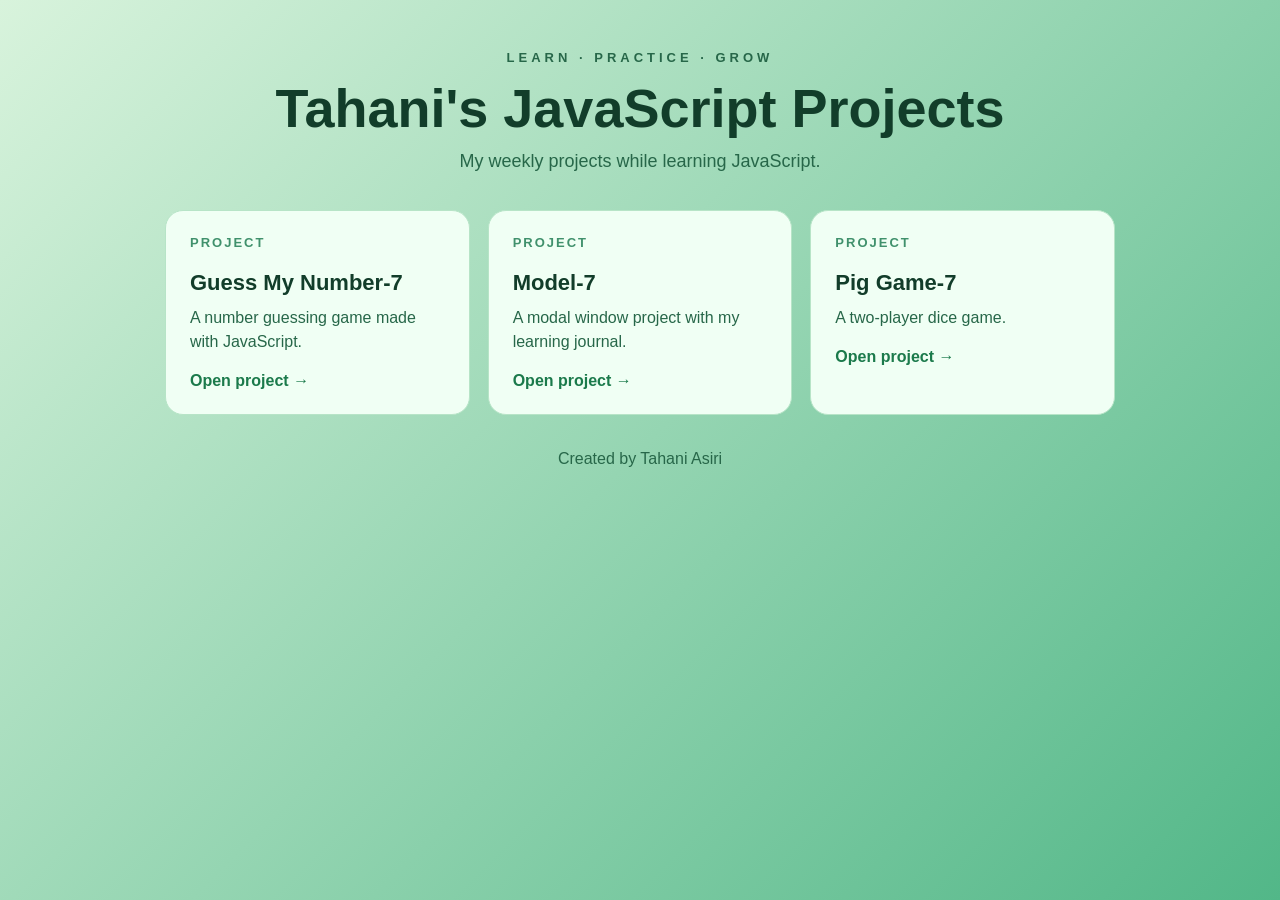
<file: index.html>
<!DOCTYPE html>
<html lang="en">
<head>
  <meta charset="UTF-8">
  <meta name="viewport" content="width=device-width, initial-scale=1.0">
  <title>Tahani's JavaScript Projects</title>

  <style>
    * {
      box-sizing: border-box;
      margin: 0;
      padding: 0;
    }

    body {
      min-height: 100vh;
      padding: 50px 20px;
      font-family: Arial, sans-serif;
      color: #123d2a;
      background: linear-gradient(135deg, #d8f3dc, #95d5b2, #52b788);
    }

    main {
      width: min(950px, 100%);
      margin: 0 auto;
    }

    header {
      margin-bottom: 38px;
      text-align: center;
    }

    .eyebrow {
      margin-bottom: 12px;
      color: #276749;
      font-size: 13px;
      font-weight: bold;
      letter-spacing: 4px;
    }

    h1 {
      margin-bottom: 12px;
      font-size: clamp(32px, 6vw, 54px);
    }

    .intro {
      color: #276749;
      font-size: 18px;
    }

    .projects {
      display: grid;
      grid-template-columns: repeat(auto-fit, minmax(220px, 1fr));
      gap: 18px;
    }

    .card {
      display: block;
      min-height: 190px;
      padding: 24px;
      border: 1px solid #b7e4c7;
      border-radius: 18px;
      background: #f0fff4;
      color: inherit;
      text-decoration: none;
      transition: transform 0.2s, background-color 0.2s;
    }

    .card:hover {
      transform: translateY(-5px);
      background: #e3f7e9;
    }

    .week {
      display: block;
      margin-bottom: 20px;
      color: #40916c;
      font-size: 13px;
      font-weight: bold;
      letter-spacing: 2px;
    }

    h2 {
      margin-bottom: 10px;
      font-size: 22px;
    }

    .description {
      margin-bottom: 18px;
      color: #276749;
      line-height: 1.5;
    }

    .open {
      color: #1b7a4b;
      font-weight: bold;
    }

    footer {
      margin-top: 35px;
      color: #276749;
      text-align: center;
    }
  </style>
</head>

<body>
  <main>
    <header>
      <p class="eyebrow">LEARN · PRACTICE · GROW</p>
      <h1>Tahani's JavaScript Projects</h1>
      <p class="intro">My weekly projects while learning JavaScript.</p>
    </header>

<section class="projects">
 <a class="card" href="Guess%20My%20Number-7/">
    <span class="week">PROJECT</span>
    <h2>Guess My Number-7</h2>
    <p class="description">A number guessing game made with JavaScript.</p>
    <span class="open">Open project →</span>
  </a>

  <a class="card" href="Model-7/">
    <span class="week">PROJECT</span>
    <h2>Model-7</h2>
    <p class="description">A modal window project with my learning journal.</p>
    <span class="open">Open project →</span>
  </a>

  <a class="card" href="Pig%20Game-7/">
    <span class="week">PROJECT</span>
    <h2>Pig Game-7</h2>
    <p class="description">A two-player dice game.</p>
    <span class="open">Open project →</span>
  </a>
</section>

    <footer>Created by Tahani Asiri</footer>
  </main>
</body>
</html>
</file>
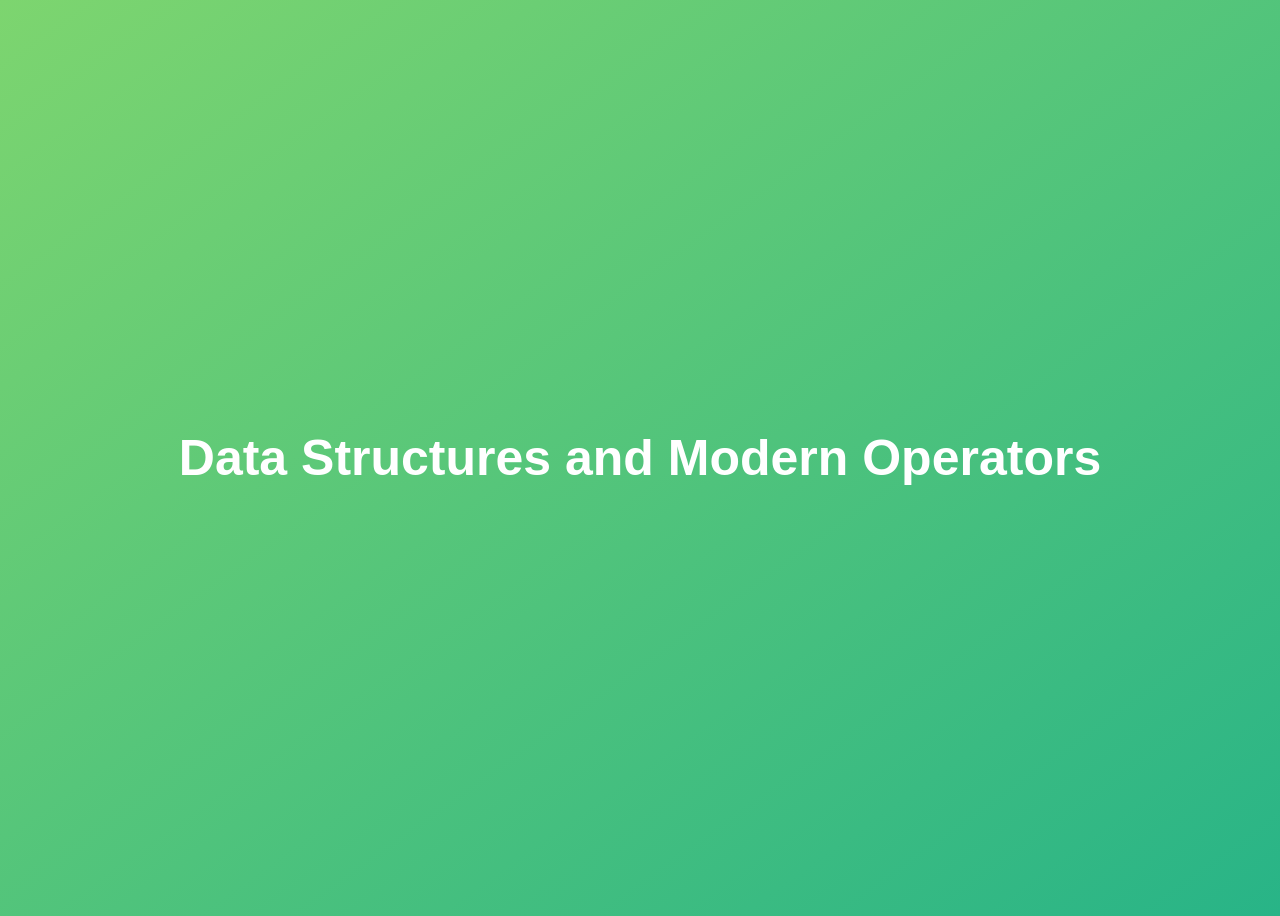
<file: Data-Structures-Operators-9/index.html>
<!DOCTYPE html>
<html lang="en">
  <head>
    <meta charset="UTF-8" />
    <meta name="viewport" content="width=device-width, initial-scale=1.0" />
    <meta http-equiv="X-UA-Compatible" content="ie=edge" />
    <title>Data Structures and Modern Operators</title>
    <style>
      body {
        height: 100vh;
        display: flex;
        align-items: center;
        background: linear-gradient(to top left, #28b487, #7dd56f);
      }
      h1 {
        font-family: sans-serif;
        font-size: 50px;
        line-height: 1.3;
        width: 100%;
        padding: 30px;
        text-align: center;
        color: white;
      }
      button {
        width: 50px;
        height: 20px;
        margin: 10px;
      }
      textarea {
        width: 300px;
        height: 100px;
      }
    </style>
  </head>
  <body>
    <h1>Data Structures and Modern Operators</h1>
    <script src="script.js"></script>
  </body>
</html>
</file>
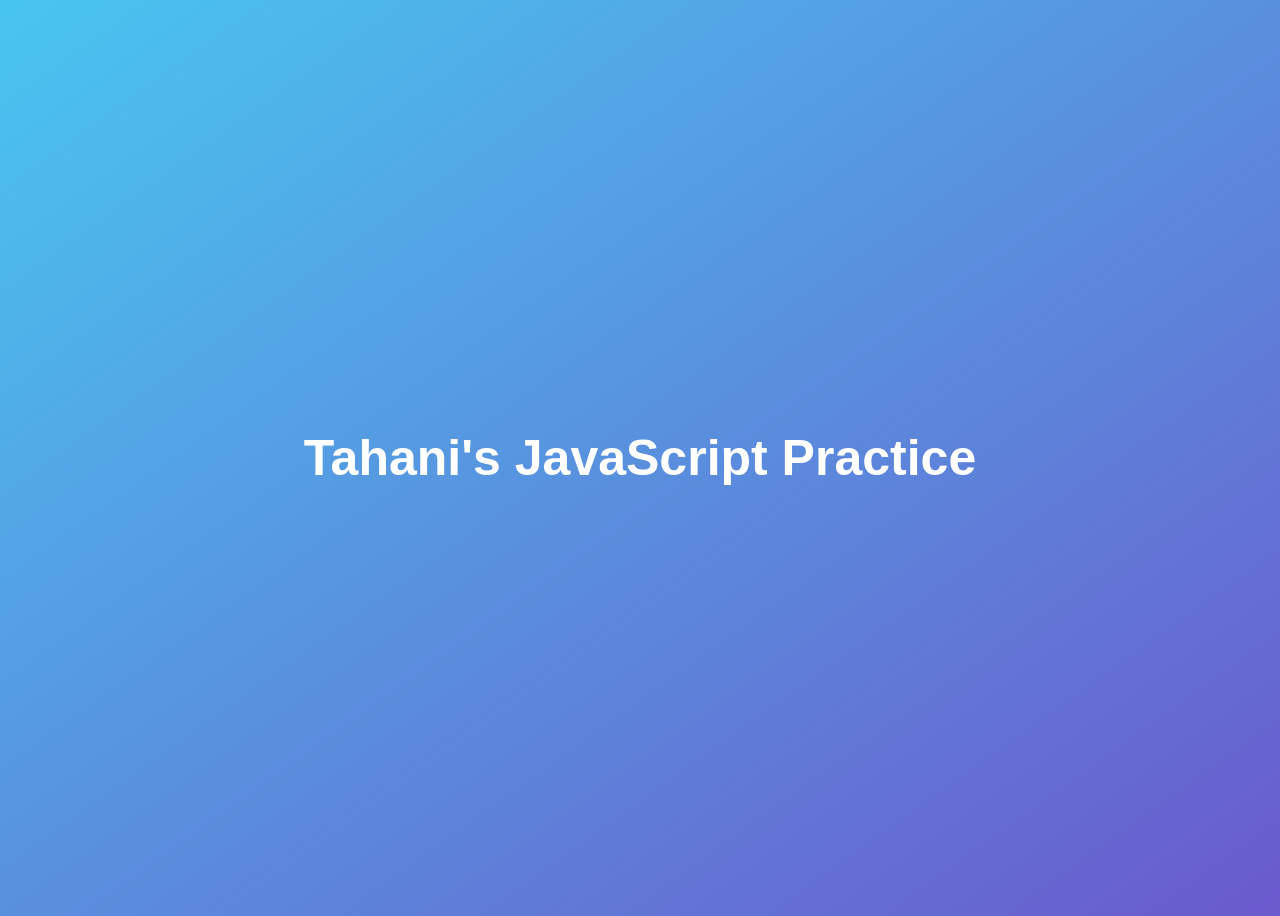
<file: Fundamentals-Part -1&2/index.html>
<!DOCTYPE html>
<html lang="en">
<head>

  <meta charset="UTF-8" />
  <meta name="viewport" content="width=device-width, initial-scale=1.0" />
  <meta http-equiv="X-UA-Compatible" content="ie=edge" />
  <title>Tahani's JavaScript Practice</title>

  <style>
    body {
      height: 100vh;
      display: flex;
      align-items: center;
      background: linear-gradient(to top left, #6a5acd, #48c6ef);
    }

    h1 {
      font-family: sans-serif;
      font-size: 50px;
      line-height: 1.3;
      width: 100%;
      padding: 30px;
      text-align: center;
      color: white;
    }
  </style>
</head>
<body>
  <h1>Tahani's JavaScript Practice</h1>

  <script src="script.js"></script>
</body>
</html>
</file>
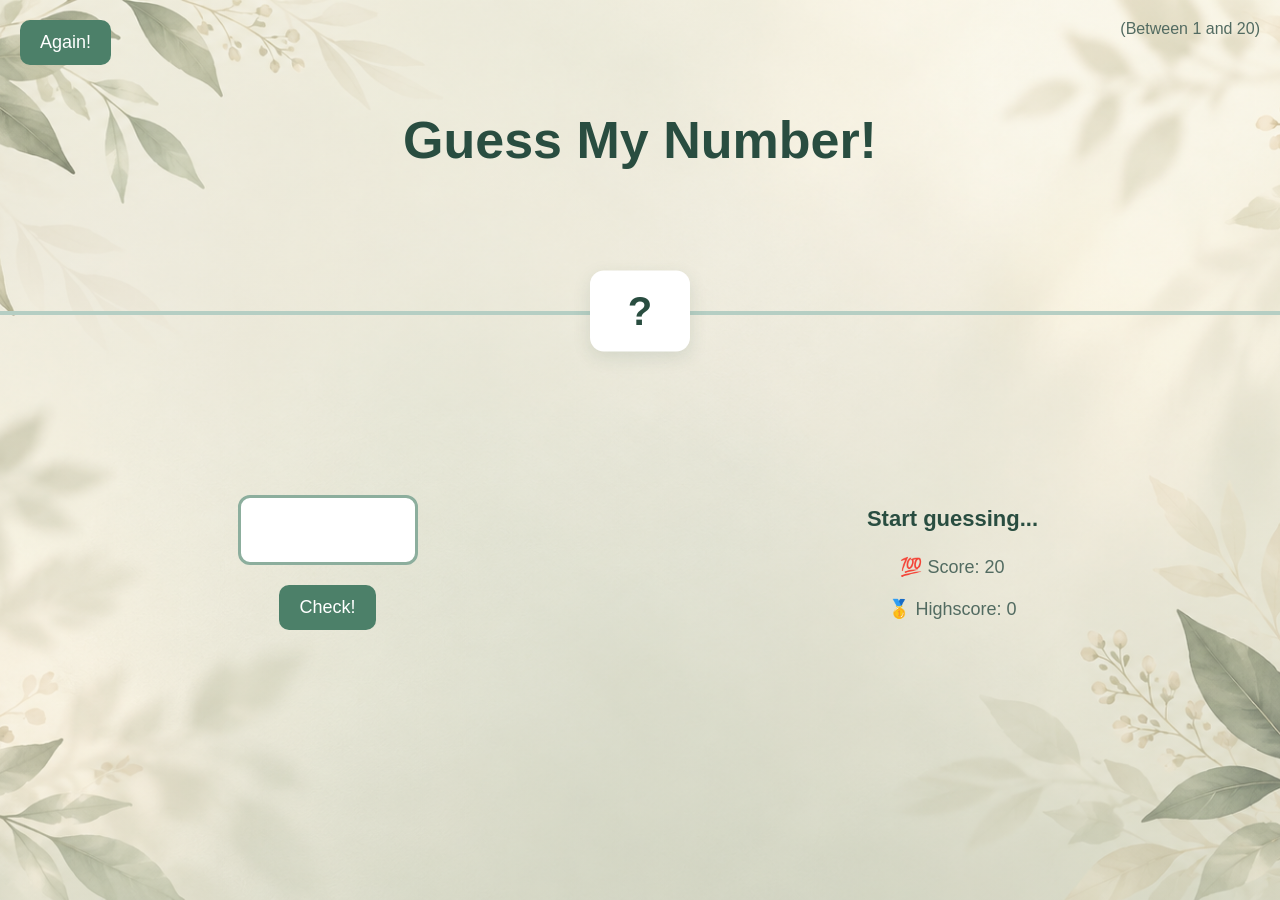
<file: Guess My Number-7/index.html>
<!DOCTYPE html>
<html lang="en">
  <head>
    <meta charset="UTF-8" />
    <meta name="viewport" content="width=device-width, initial-scale=1.0" />
    <link rel="stylesheet" href="style.css" />
    <title>Guess My Number!</title>
  </head>
  <body>
    <header>
      <h1>Guess My Number!</h1>
      <p class="between">(Between 1 and 20)</p>
      <button class="btn again">Again!</button>
      <div class="number">?</div>
    </header>

    <main>
      <section class="left">
        <input type="number" class="guess" />
        <button class="btn check">Check!</button>
      </section>

      <section class="right">
        <p class="message">Start guessing...</p>
        <p class="label-score">💯 Score: <span class="score">20</span></p>
        <p class="label-highscore">
          🥇 Highscore: <span class="highscore">0</span>
        </p>
      </section>
    </main>

    <script src="script.js"></script>
  </body>
</html>
</file>
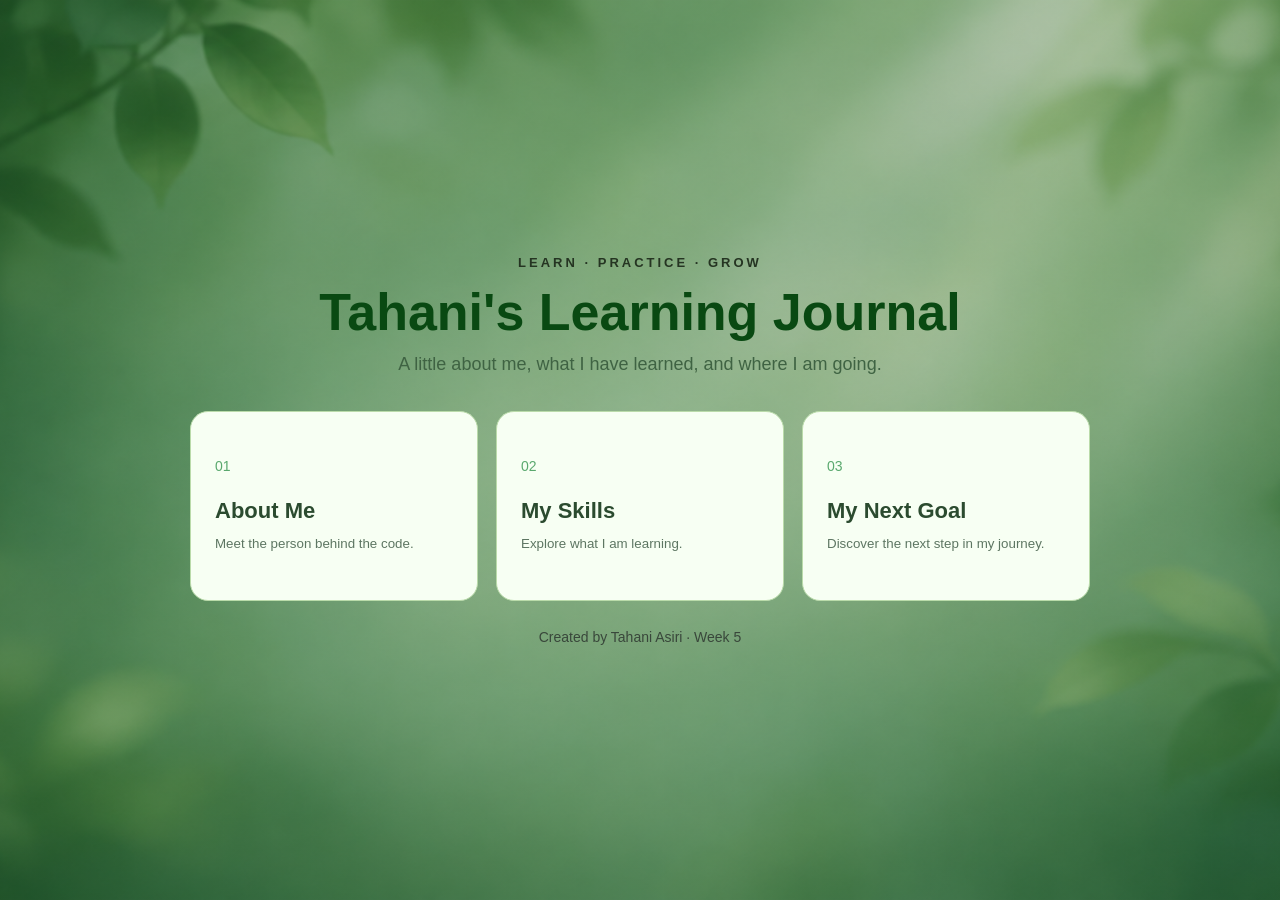
<file: Model-7/index.html>
<!DOCTYPE html>
<html lang="en">
  <head>
    <meta charset="UTF-8" />
    <meta name="viewport" content="width=device-width, initial-scale=1.0" />

    <title>Tahani's Learning Journal</title>

    <link rel="stylesheet" href="style.css" />
  </head>

  <body>
    <main class="journal">
      <header class="journal-header">
        <p class="eyebrow">LEARN · PRACTICE · GROW</p>

        <h1>Tahani's Learning Journal</h1>

        <p class="introduction">
          A little about me, what I have learned, and where I am going.
        </p>
      </header>

      <!-- كل Button يحمل عنوانًا ومحتوى مختلفًا -->
      <div class="cards">
        <button
          type="button"
          class="show-modal"
          data-title="About Me"
          data-text="My name is Tahani Asiri. I am a software developer interested in web development and cybersecurity. I enjoy learning through practice and solving problems."
        >
          <span class="card-number">01</span>
          <span class="card-title">About Me</span>
          <span class="card-description">Meet the person behind the code.</span>
        </button>

        <button
          type="button"
          class="show-modal"
          data-title="My Skills"
          data-text="I use HTML to build page structure, CSS to design layouts, and JavaScript to add interaction. I am practicing functions, arrays, objects, DOM manipulation, and events."
        >
          <span class="card-number">02</span>
          <span class="card-title">My Skills</span>
          <span class="card-description">Explore what I am learning.</span>
        </button>

        <button
          type="button"
          class="show-modal"
          data-title="My Next Goal"
          data-text="My next goal is to build Pig Game and improve my understanding of JavaScript. I want to write clear code, test my projects, and explain how each part works."
        >
          <span class="card-number">03</span>
          <span class="card-title">My Next Goal</span>
          <span class="card-description">Discover the next step in my journey.</span>
        </button>
      </div>

      <footer class="journal-footer">
        Created by Tahani Asiri · Week 5
      </footer>
    </main>

    <!-- JavaScript يضع محتوى Button المختار داخل النافذة -->
    <div
      class="modal hidden"
      role="dialog"
      aria-modal="true"
      aria-labelledby="modal-title"
      aria-describedby="modal-text"
      tabindex="-1"
    >
      <button
        type="button"
        class="close-modal"
        aria-label="Close window"
      >
        &times;
      </button>

      <p class="eyebrow">MY LEARNING JOURNEY</p>
      <h2 id="modal-title"></h2>
      <p id="modal-text"></p>
    </div>

    <div class="overlay hidden"></div>

    <script src="script.js"></script>
  </body>
</html>
</file>
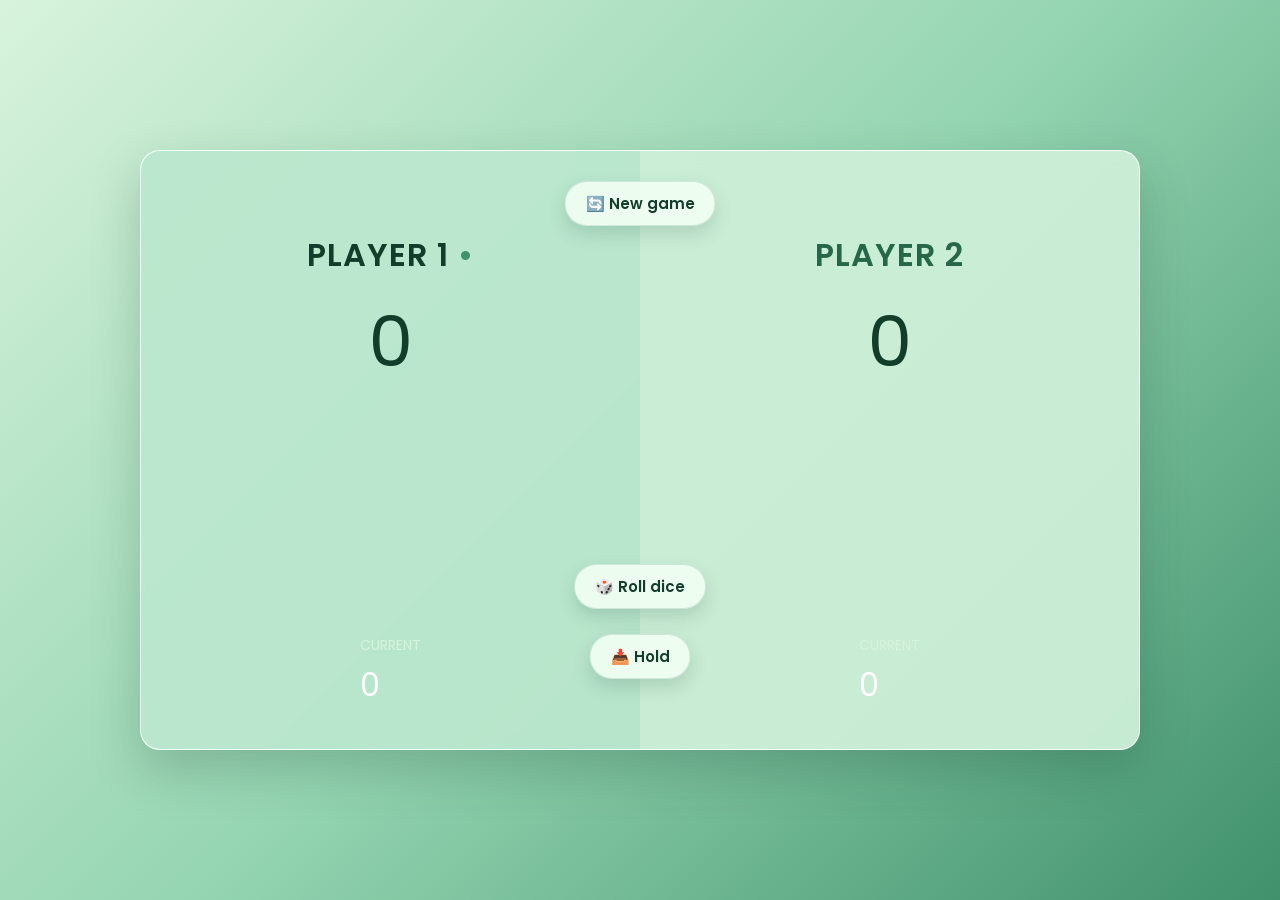
<file: Pig Game-7/index.html>
<!DOCTYPE html>
<html lang="en">
  <head>
    <meta charset="UTF-8" />
    <meta name="viewport" content="width=device-width, initial-scale=1.0" />
    <meta http-equiv="X-UA-Compatible" content="ie=edge" />
    <link rel="stylesheet" href="style.css" />
    <title>Pig Game</title>
  </head>
  <body>
    <main>
      <section class="player player--0 player--active">
        <h2 class="name" id="name--0">Player 1</h2>
        <p class="score" id="score--0">43</p>
        <div class="current">
          <p class="current-label">Current</p>
          <p class="current-score" id="current--0">0</p>
        </div>
      </section>
      <section class="player player--1">
        <h2 class="name" id="name--1">Player 2</h2>
        <p class="score" id="score--1">24</p>
        <div class="current">
          <p class="current-label">Current</p>
          <p class="current-score" id="current--1">0</p>
        </div>
      </section>

      <img src="dice-5.png" alt="Playing dice" class="dice" />
      <button class="btn btn--new">🔄 New game</button>
      <button class="btn btn--roll">🎲 Roll dice</button>
      <button class="btn btn--hold">📥 Hold</button>
    </main>
    <script src="script.js"></script>
  </body>
</html>
</file>
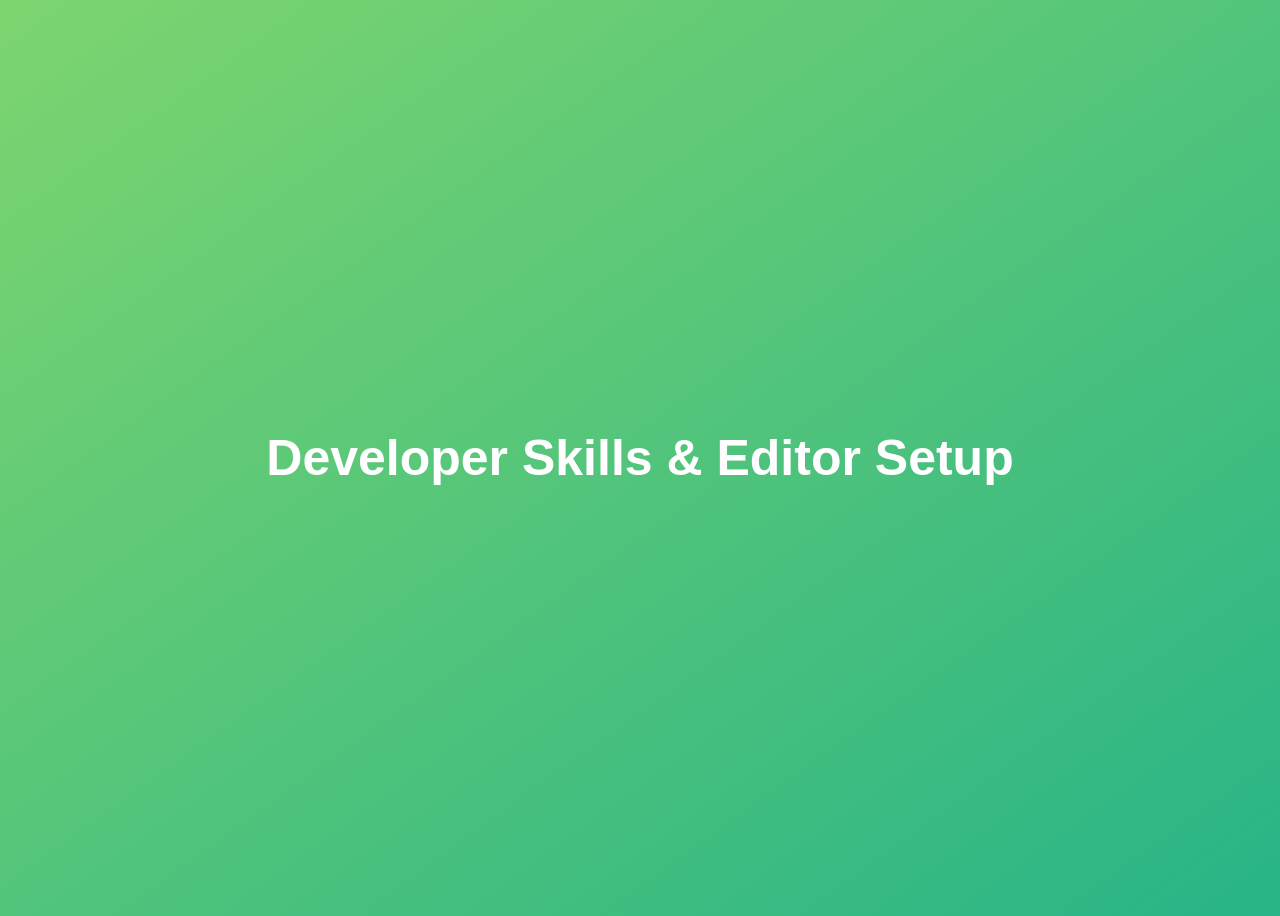
<file: developer-skills -5/developer-skills.html>
<!DOCTYPE html>
<html lang="en">
  <head>
    <meta charset="UTF-8" />
    <meta name="viewport" content="width=device-width, initial-scale=1.0" />
    <meta http-equiv="X-UA-Compatible" content="ie=edge" />
    <title>Developer Skills & Editor Setup</title>
    <style>
      body {
        height: 100vh;
        display: flex;
        align-items: center;
        background: linear-gradient(to top left, #28b487, #7dd56f);
      }
      h1 {
        font-family: sans-serif;
        font-size: 50px;
        line-height: 1.3;
        width: 100%;
        padding: 30px;
        text-align: center;
        color: white;
      }
    </style>
  </head>
  <body>
    <h1>Developer Skills & Editor Setup</h1>
    <script src="script2.js"></script>
  </body>
</html>
</file>
<file: Guess My Number-7/style.css>
* {
  margin: 0;
  padding: 0;
  box-sizing: border-box;
}

body {
  min-height: 100vh;
  background:
    linear-gradient(rgba(248, 247, 239, 0.35), rgba(248, 247, 239, 0.35)),
    url("background.png") center / cover fixed;
  color: #263d36;
  font-family: Arial, sans-serif;
}

header {
  position: relative;
  height: 35vh;
  min-height: 220px;
  border-bottom: 4px solid #b5cec3;
  text-align: center;
}

h1 {
  position: absolute;
  top: 45%;
  left: 50%;
  width: 100%;
  transform: translate(-50%, -50%);
  color: #294d40;
  font-size: clamp(28px, 5vw, 52px);
}

.between {
  position: absolute;
  top: 20px;
  right: 20px;
  color: #526b61;
  font-size: 16px;
}

.btn {
  border: none;
  border-radius: 10px;
  padding: 12px 20px;
  background-color: #4c8069;
  color: white;
  font-size: 18px;
  cursor: pointer;
  transition: background-color 0.2s, transform 0.2s;
}

.btn:hover {
  background-color: #386650;
  transform: translateY(-2px);
}

.again {
  position: absolute;
  top: 20px;
  left: 20px;
}

.number {
  position: absolute;
  bottom: 0;
  left: 50%;
  transform: translate(-50%, 50%);
  width: 100px;
  padding: 18px 0;
  border-radius: 14px;
  background-color: white;
  color: #294d40;
  font-size: 40px;
  font-weight: bold;
  box-shadow: 0 6px 18px #294d4020;
}

main {
  display: flex;
  justify-content: space-around;
  align-items: center;
  min-height: 55vh;
  gap: 30px;
  padding: 30px;
}

.left,
.right {
  display: flex;
  flex-direction: column;
  align-items: center;
  gap: 20px;
  width: 45%;
}

.guess {
  width: 180px;
  padding: 15px;
  border: 3px solid #8cae9d;
  border-radius: 12px;
  outline: none;
  background-color: white;
  color: #263d36;
  font-size: 30px;
  text-align: center;
}

.guess:focus {
  border-color: #4c8069;
  box-shadow: 0 0 0 4px #4c806925;
}

.message {
  min-height: 30px;
  color: #294d40;
  font-size: 22px;
  font-weight: bold;
  text-align: center;
}

.label-score,
.label-highscore {
  color: #526b61;
  font-size: 18px;
}

@media (max-width: 600px) {
  main {
    gap: 15px;
    padding: 25px 12px;
  }

  .left,
  .right {
    width: 50%;
  }

  .guess {
    width: 130px;
  }

  .message {
    font-size: 18px;
  }

  .label-score,
  .label-highscore {
    font-size: 15px;
  }
}
</file>
<file: Model-7/style.css>
* {
  margin: 0;
  padding: 0;
  box-sizing: border-box;
}

body {
  min-height: 100vh;
  padding: 40px 20px;
  display: grid;
  place-items: center;
  background: linear-gradient(rgba(20, 70, 45, 0.3), rgba(20, 70, 45, 0.3)),
  url("green-background.png") center / cover no-repeat fixed;
  color: #045605;
  font-family: Arial, sans-serif;
}

.journal {
  width: min(900px, 100%);
}

.journal-header {
  margin-bottom: 36px;
  text-align: center;
}

.eyebrow {
  margin-bottom: 12px;
  color: #253422;
  font-size: 13px;
  font-weight: bold;
  letter-spacing: 3px;
}

.journal-header h1 {
  margin-bottom: 12px;
  color: #094912;
  font-size: clamp(32px, 6vw, 52px);
}

.introduction {
  color: #3f6343;
  font-size: 18px;
}

.cards {
  display: grid;
  grid-template-columns: repeat(3, 1fr);
  gap: 18px;
}

.show-modal {
  min-height: 190px;
  padding: 24px;
  border: 1px solid #badbaa;
  border-radius: 18px;
  background: #f7fff3;
  color: #2c3b2e;
  text-align: left;
  cursor: pointer;
  transition: transform 0.2s, box-shadow 0.2s;
}

.show-modal:hover {
  transform: translateY(-5px);
  box-shadow: 0 12px 24px #3b70451a;
}

.card-number,
.card-title,
.card-description {
  display: block;
}

.card-number {
  margin-bottom: 24px;
  color: #59a86d;
  font-size: 14px;
}

.card-title {
  margin-bottom: 10px;
  color: #2b4b2f;
  font-size: 22px;
  font-weight: bold;
}

.card-description {
  color: #5d7662;
  line-height: 1.5;
}

.journal-footer {
  margin-top: 28px;
  color: #39473b;
  text-align: center;
  font-size: 14px;
}

.modal {
  position: fixed;
  z-index: 2;
  top: 50%;
  left: 50%;
  width: min(550px, calc(100% - 36px));
  padding: 48px;
  border: 1px solid #e4d7c5;
  border-radius: 20px;
  background: #fffdf9;
  box-shadow: 0 20px 60px #392b1f33;
  transform: translate(-50%, -50%);
}

.modal h2 {
  margin-bottom: 16px;
  color: #2d4b2b;
  font-size: 30px;
}

.modal > p:last-child {
  color: #5d7661;
  font-size: 17px;
  line-height: 1.7;
}

.close-modal {
  position: absolute;
  top: 12px;
  right: 16px;
  border: 0;
  background: transparent;
  color: #6a5847;
  font-size: 32px;
  cursor: pointer;
}

.overlay {
  position: fixed;
  z-index: 1;
  inset: 0;
  background: #184f24cc;
  backdrop-filter: blur(3px);
}

.hidden {
  display: none;
}

@media (max-width: 700px) {
  .cards {
    grid-template-columns: 1fr;
  }

  .show-modal {
    min-height: 150px;
  }

  .modal {
    padding: 42px 26px 30px;
  }
}
</file>
<file: Pig Game-7/style.css>
@import url("https://fonts.googleapis.com/css2?family=Poppins:wght@400;500;600;700&display=swap");

* {
  margin: 0;
  padding: 0;
  box-sizing: border-box;
}

html {
  font-size: 62.5%;
}

body {
  min-height: 100vh;
  display: flex;
  align-items: center;
  justify-content: center;
  padding: 2rem;
  font-family: "Poppins", sans-serif;
  color: #123d2a;
  background: linear-gradient(135deg, #d8f3dc, #95d5b2, #40916c);
}

main {
  position: relative;
  display: flex;
  width: min(100rem, 100%);
  min-height: 60rem;
  overflow: hidden;
  border: 1px solid rgba(255, 255, 255, 0.7);
  border-radius: 2rem;
  background: rgba(240, 255, 244, 0.88);
  box-shadow: 0 2rem 5rem rgba(18, 61, 42, 0.22);
  backdrop-filter: blur(8px);
}

.player {
  flex: 1;
  display: flex;
  flex-direction: column;
  align-items: center;
  justify-content: center;
  padding: 8rem 3rem 4rem;
  transition: background-color 0.4s;
}

.player--0 {
  background: rgba(216, 243, 220, 0.78);
}

.player--1 {
  background: rgba(183, 228, 199, 0.58);
}

.player--active {
  background: rgba(149, 213, 178, 0.55);
}

.name {
  margin-bottom: 1rem;
  color: #276749;
  font-size: 3.2rem;
  font-weight: 600;
  letter-spacing: 0.1rem;
  text-transform: uppercase;
}

.score {
  margin-bottom: auto;
  color: #123d2a;
  font-size: 7rem;
  font-weight: 400;
}

.player--active .name {
  color: #123d2a;
}

.player--active .name::after {
  content: " •";
  color: #40916c;
}

.player--current {
  width: 65%;
  padding: 1.8rem 2rem;
  border-radius: 1.2rem;
  background: linear-gradient(135deg, #2d6a4f, #40916c);
  color: #f0fff4;
  text-align: center;
}

.current-label {
  margin-bottom: 0.5rem;
  color: #d8f3dc;
  font-size: 1.4rem;
  text-transform: uppercase;
}

.current-score {
  color: #ffffff;
  font-size: 3.2rem;
}

.btn {
  position: absolute;
  left: 50%;
  padding: 1rem 2rem;
  border: 1px solid rgba(45, 106, 79, 0.15);
  border-radius: 3rem;
  background: rgba(240, 255, 244, 0.92);
  color: #123d2a;
  cursor: pointer;
  font-family: inherit;
  font-size: 1.5rem;
  font-weight: 600;
  box-shadow: 0 0.8rem 1.8rem rgba(18, 61, 42, 0.16);
  transform: translateX(-50%);
  transition: background-color 0.2s, transform 0.2s, box-shadow 0.2s;
}

.btn:hover {
  background: #ffffff;
  box-shadow: 0 1rem 2rem rgba(18, 61, 42, 0.22);
  transform: translate(-50%, -2px);
}

.btn:active {
  box-shadow: 0 0.5rem 1rem rgba(18, 61, 42, 0.16);
  transform: translate(-50%, 1px);
}

.btn--new {
  top: 3rem;
}

.btn--roll {
  bottom: 14rem;
}

.btn--hold {
  bottom: 7rem;
}

.dice {
  position: absolute;
  top: 50%;
  left: 50%;
  width: 9rem;
  height: 9rem;
  border-radius: 1rem;
  box-shadow: 0 1rem 2rem rgba(18, 61, 42, 0.2);
  transform: translate(-50%, -50%);
}

.hidden {
  display: none;
}

@media (max-width: 700px) {
  html {
    font-size: 55%;
  }

  body {
    padding: 1.5rem;
  }

  main {
    min-height: 70rem;
  }

  .player {
    padding: 8rem 1.5rem 3rem;
  }

  .name {
    font-size: 2.2rem;
  }

  .score {
    font-size: 5.5rem;
  }

  .player--current {
    width: 85%;
    padding: 1.5rem 1rem;
  }

  .btn {
    padding: 0.9rem 1.4rem;
    font-size: 1.3rem;
    white-space: nowrap;
  }

  .dice {
    width: 7rem;
    height: 7rem;
  }
}
</file>
